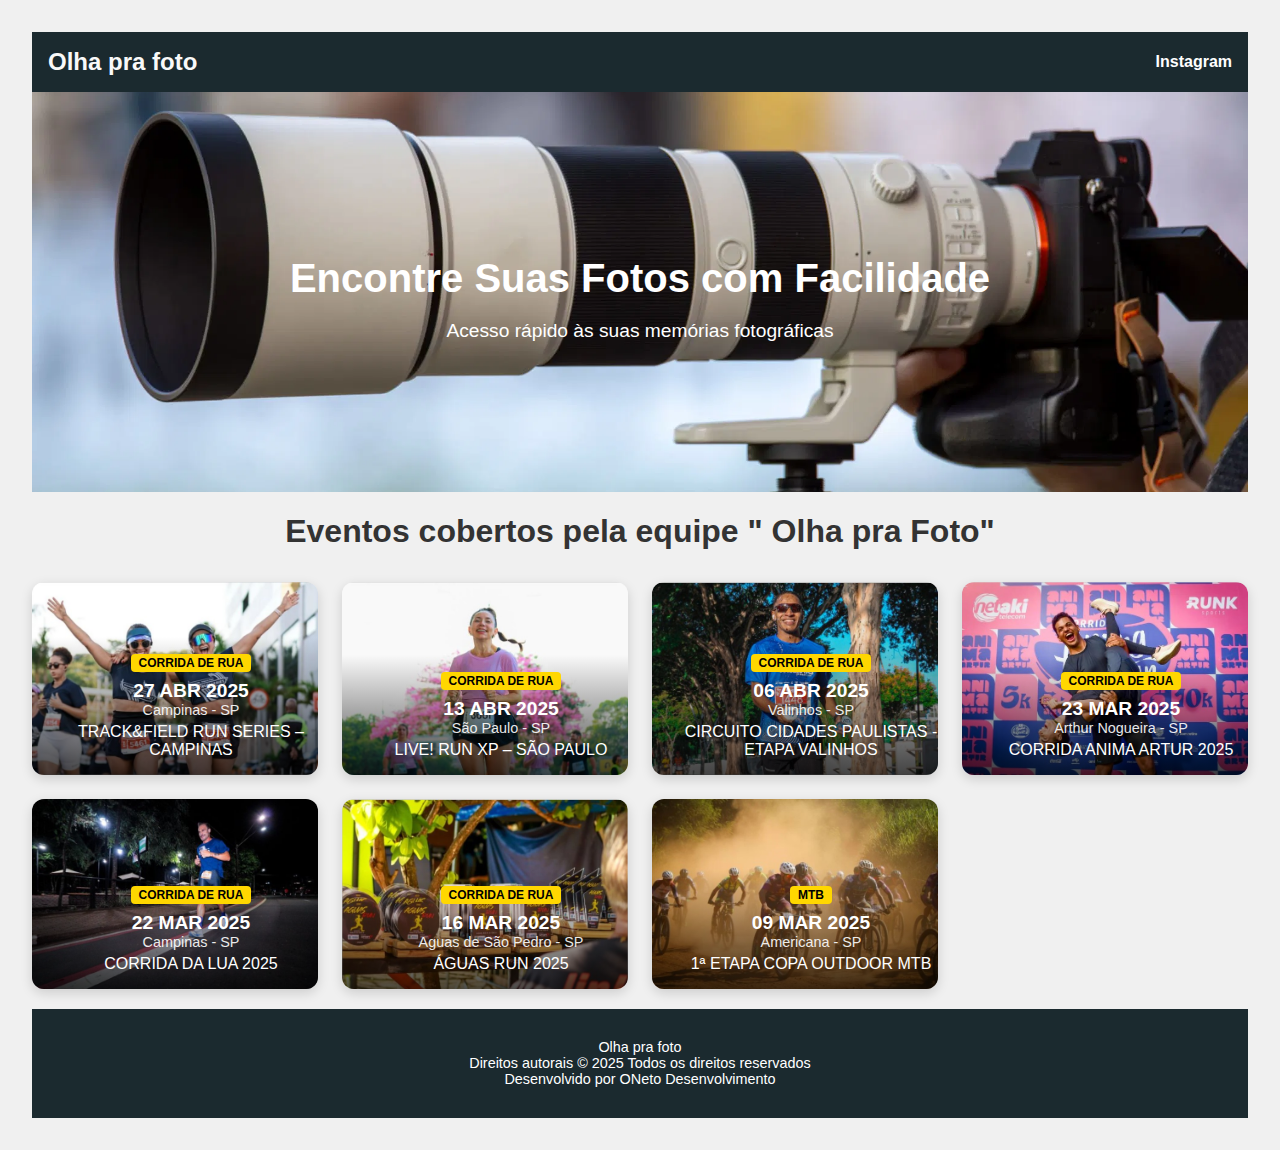
<file: index.html>
<!DOCTYPE html>
<html lang="pt-br">
<head>
    <meta charset="UTF-8">
    <meta name="viewport" content="width=device-width, initial-scale=1.0">
    <title>Olha pra foto</title>
    <link rel="stylesheet" href="style.css">
    <link rel="stylesheet" href="estilos.css" />
</head>
<body>
    <header>
        <h1>Olha pra foto</h1>
        <nav><div class="instagram">
            <a href="https://www.instagram.com/oamaral_fotografia">
            Instagram
            </div></a>
        </nav>
    </header>

    <section class="hero">
        <div>
            <h2>Encontre Suas Fotos com Facilidade</h2>
            <p>Acesso rápido às suas memórias fotográficas</p>
        </div>
    </section>
    <h1>Eventos cobertos pela equipe " Olha pra Foto"</h1>

    <div class="grid">

<!-- Você pode repetir esse bloco .card para novos eventos -->
      <div class="card" > <a href="https://www.olhaprafoto.com.br")>
        <img src="./evento-santander.jpg" alt="Santander Track&Field Campinas">
        <div class="overlay">
          <div class="categoria">CORRIDA DE RUA</div>
          <div class="data">27 ABR 2025</div>
          <div class="local">Campinas - SP</div>
          <div class="titulo">TRACK&FIELD RUN SERIES – CAMPINAS</div>
        </div></a>
      </div>

<!-- Evento  -->
        <div class="card"><a href="https://oamaralfotografia.focoradical.com.br/prova/20250413-live-run-xp-sao-paulo-sao-paulo">
                <img src="./evento-runxp.jpg" alt="Live Run XP São Paulo">
                <div class="overlay">
                  <div class="categoria">CORRIDA DE RUA</div>
                  <div class="data">13 ABR 2025</div>
                  <div class="local">São Paulo - SP</div>
                  <div class="titulo">LIVE! RUN XP – SÃO PAULO</div>
                </div></a>
        </div>
<!-- Evento  -->
        <div class="card"><a href="https://oamaralfotografia.focoradical.com.br/prova/20250406-circuito-cidades-paulistas-etapa-valinhos-valinhos-8669">
            <img src="./evento-cidadepaulista.jpg" alt="CIRCUITO CIDADES PAULISTAS - ETAPA VALINHOS">
            <div class="overlay">
              <div class="categoria">CORRIDA DE RUA</div>
              <div class="data">06 ABR 2025</div>
              <div class="local">Valinhos - SP</div>
              <div class="titulo">CIRCUITO CIDADES PAULISTAS - ETAPA VALINHOS</div>
            </div></a>
    </div>
<!-- Evento  -->
    <div class="card"><a href="https://oamaralfotografia.focoradical.com.br/prova/20250323-corrida-anima-artur-2025-artur-nogueira">
        <img src="./evento-animaarthur.jpg" alt="CORRIDA ANIMA ARTUR 2025">
        <div class="overlay">
          <div class="categoria">CORRIDA DE RUA</div>
          <div class="data">23 MAR 2025</div>
          <div class="local">Arthur Nogueira - SP</div>
          <div class="titulo">CORRIDA ANIMA ARTUR 2025</div>
        </div></a>
</div>
<!-- Evento  -->
<div class="card"><a href="https://oamaralfotografia.focoradical.com.br/prova/20250322-corrida-da-lua-2025-campinas">
    <img src="./evento-corridadalua.jpg" alt="CORRIDA DA LUA 2025">
    <div class="overlay">
      <div class="categoria">CORRIDA DE RUA</div>
      <div class="data">22 MAR 2025</div>
      <div class="local">Campinas - SP</div>
      <div class="titulo">CORRIDA DA LUA 2025</div>
    </div></a>
</div>
<!-- Evento  -->
<div class="card"> <a href="https://oamaralfotografia.focoradical.com.br/prova/20250316-aguas-run-2025-aguas-de-sao-pedro-8669">
    <img src="./evento-aguarun.jpg" alt="ÁGUAS RUN 2025">
    <div class="overlay" >
      <div class="categoria">CORRIDA DE RUA</div>
      <div class="data">16 MAR 2025</div>
      <div class="local">Aguas de São Pedro - SP</div>
      <div class="titulo">ÁGUAS RUN 2025</div>
    </div></a>
</div>
<!-- Evento  -->
<div class="card"><a href="https://oamaralfotografia.focoradical.com.br/prova/20250202-1a-etapa-copa-outdoor-mtb-americana">
    <img src="./evento-mtbamericana.jpg" alt="1ª ETAPA COPA OUTDOOR MTB">
    <div class="overlay">
      <div class="categoria">MTB</div>
      <div class="data">09 MAR 2025</div>
      <div class="local">Americana - SP</div>
      <div class="titulo">1ª ETAPA COPA OUTDOOR MTB</div>
    </div></a>
</div>


      
    </div>
    <section>
        <div>
            <h2></h2>
            <p></p>
        </div>
    </section>
    <footer>
        <p>Olha pra foto<br>
        Direitos autorais © 2025 Todos os direitos reservados<br>
        Desenvolvido por ONeto Desenvolvimento
    </p>
    </footer>
</body>
</html>
</file>
<file: style.css>
body { font-family: Arial, sans-serif; margin: 0; padding: 0; }
header { background-color: #1b2a2f; color: #fff; padding: 1rem; display: flex; justify-content: space-between; align-items: center; flex-wrap: wrap; }
header h1 { margin: 0; font-size: 1.5rem;color: #f9f9f9; }
nav a { color: #fff; margin-left: 1rem; text-decoration: none; font-weight: bold; }
.hero {
    position: relative;
    background: url('./camera.png') no-repeat center center/cover;
    height: 400px;
    display: flex;
    justify-content: center;
    align-items: center;
    color: white;
    text-align: center;
}
.hero h2 { font-size: 2.5rem; margin-bottom: 0.5rem; }
.hero p { font-size: 1.2rem; }
.eventos {
    text-align: center;
    padding: 2rem 1rem;
}
.eventos h2 {
    color: #bb8413;
}
.grid {
    justify-content: center;
    text-align: center;
    display: grid;
    grid-template-columns: repeat(auto-fill, minmax(200px, 1fr));
    gap: 1rem;
    margin-top: 2rem;
}
.evento {
    background: #f9f9f9;
    padding: 1rem;
    border-radius: 8px;
}
footer {
    background-color: #1b2a2f;
    color: #fff;
    text-align: center;
    padding: 1rem;
    font-size: 0.9rem;
}
.carousel-container {
    overflow-x: auto;
    display: flex;
    scroll-snap-type: x mandatory;
    justify-content: center;
    align-items: center;
}

.instagram {

 width: 1%;
 height: 1%;
 object-fit: cover;
 display: block;

}



.carousel {
    justify-content: center;
    text-align: center;
    align-items: center;
    width: 60%;
    max-width: 500px;
    height: auto;
    max-height: 400px;
    overflow: hidden;
    position: relative;
    border-radius: 10px;
    
  }
  
  .carousel-track {
    display: flex;
    animation: slide 120s infinite ease-in-out;
  }
  
  .carousel-track img {
    width: 100%;
    flex-shrink: 0;
    object-fit: cover;
    border-radius: 10px;
    transition: transform 3.5s ease-in-out;
  }
  
  @keyframes slide {
    0% { transform: translateX(0%); }
    7% { transform: translateX(-100%); }
    14% { transform: translateX(-200%); }
    21% { transform: translateX(-300%); }
    28% { transform: translateX(-400%); }
    35% { transform: translateX(-500%); }
    42% { transform: translateX(-600%); }
    49% { transform: translateX(-700%); }
    56% { transform: translateX(-800%); }
    63% { transform: translateX(-900%); }
    70% { transform: translateX(-1000%); }
    77% { transform: translateX(-1100%); }
    84% { transform: translateX(-1200%); }
    91% { transform: translateX(-1300%); }
    100% { transform: translateX(0%); }
  }
  
/* Responsividade */
@media (max-width: 768px) {
    .hero h2 {
        font-size: 2rem;
    }
    .hero p {
        font-size: 1rem;
    }
    header {
        flex-direction: column;
        align-items: flex-start;
    }
    nav a {
        display: block;
        margin: 0.5rem 0 0 0;
    }
    .grid {
    justify-content: center;
    text-align: center;
        grid-template-columns: 1fr;
    }
}
</file>
<file: estilos.css>
body {
  font-family: Arial, sans-serif;
  background: #f0f0f0;
  margin: 0;
  padding: 2rem;
}

h1 {
  text-align: center;
  color: #333;
  margin-bottom: 2rem;
}

.grid {
  display: grid;
  grid-template-columns: repeat(auto-fit, minmax(260px, 1fr));
  gap: 1.5rem;
}

.card {
  position: relative;
  border-radius: 12px;
  overflow: hidden;
  box-shadow: 0 4px 12px rgba(0, 0, 0, 0.15);
}

.card img {
  width: 100%;
  height: 100%;
  object-fit: cover;
  display: block;
}

.overlay {
  position: absolute;
  bottom: 0;
  width: 100%;
  padding: 1rem;
  background: linear-gradient(to top, rgba(0,0,0,0.7), transparent);
  color: white;
}

.categoria {
  font-size: 0.75rem;
  font-weight: bold;
  background: #ffd700;
  color: #000;
  padding: 2px 8px;
  display: inline-block;
  margin-bottom: 0.5rem;
  border-radius: 4px;
}

.data {
  font-size: 1.2rem;
  font-weight: bold;
}

.local {
  font-size: 0.9rem;
  opacity: 0.9;
}

.titulo {
  font-size: 1rem;
  font-weight: 500;
  margin-top: 0.3rem;
}
</file>
